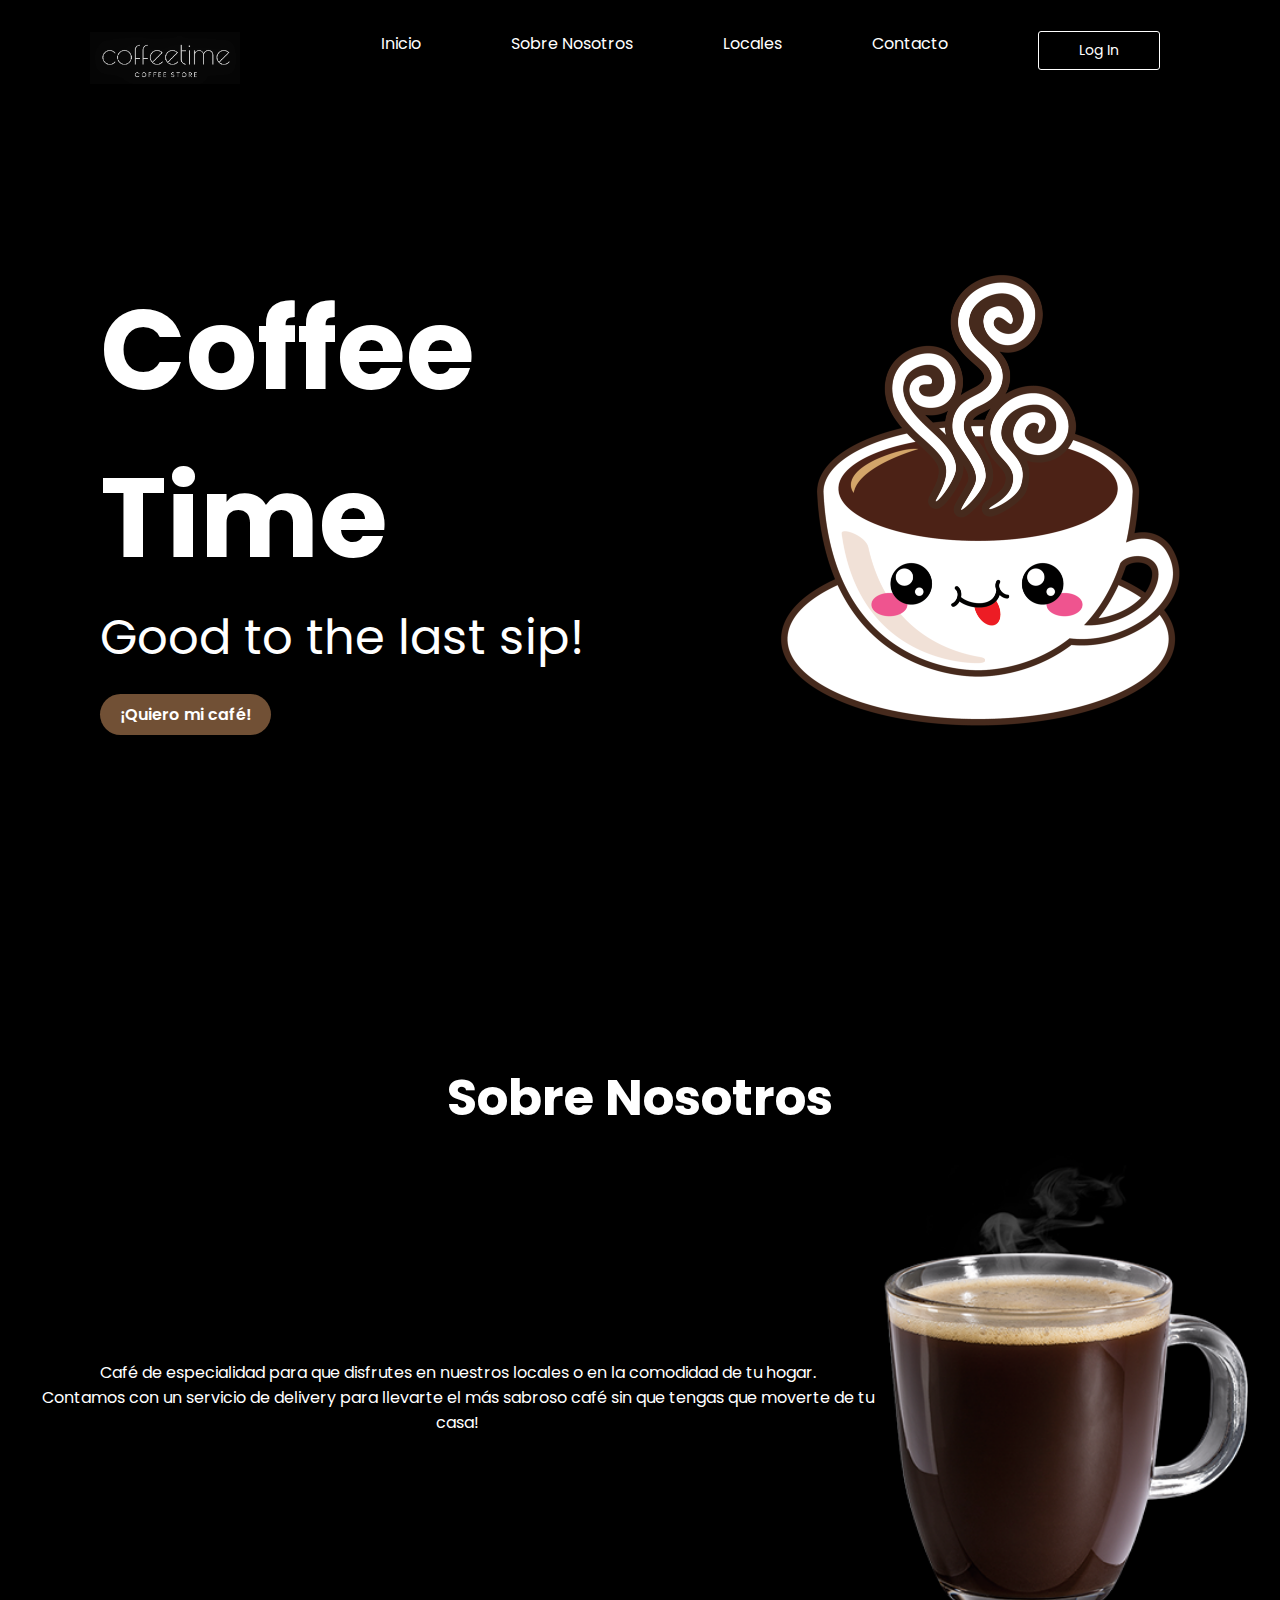
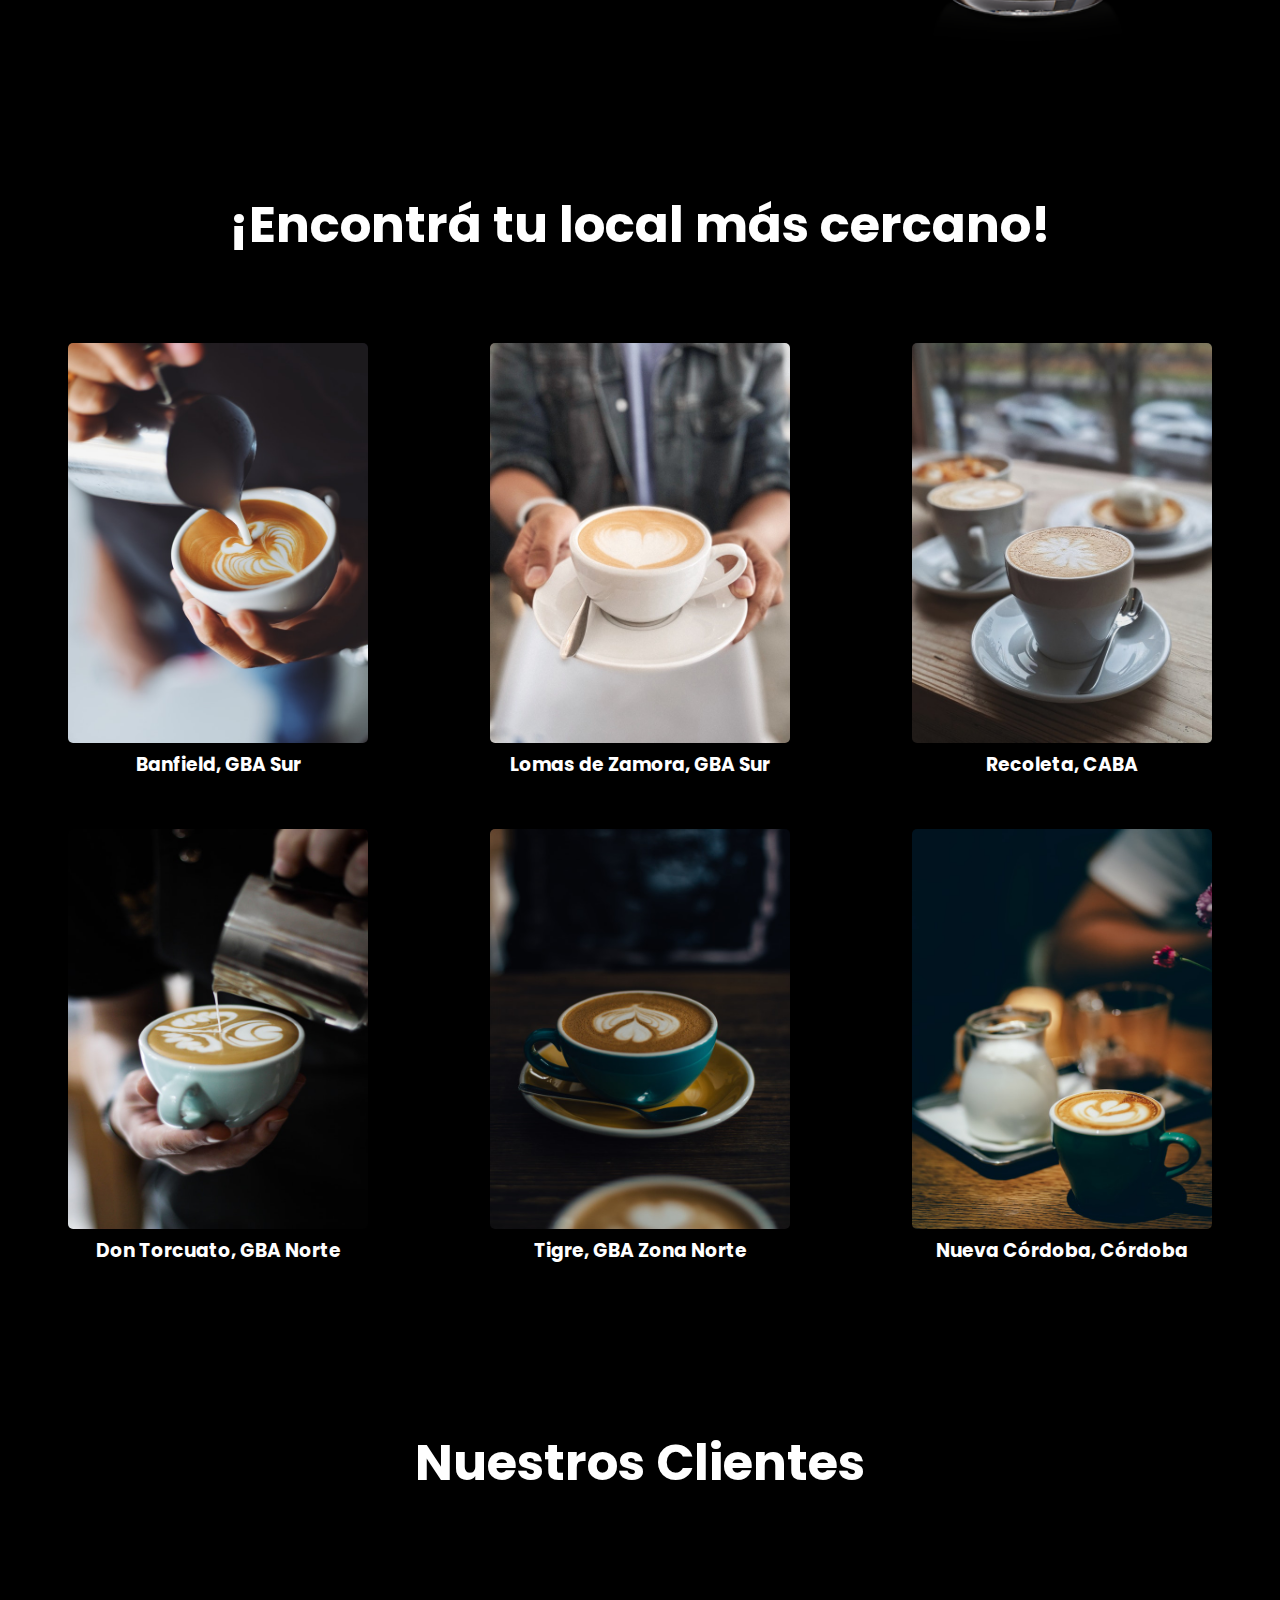
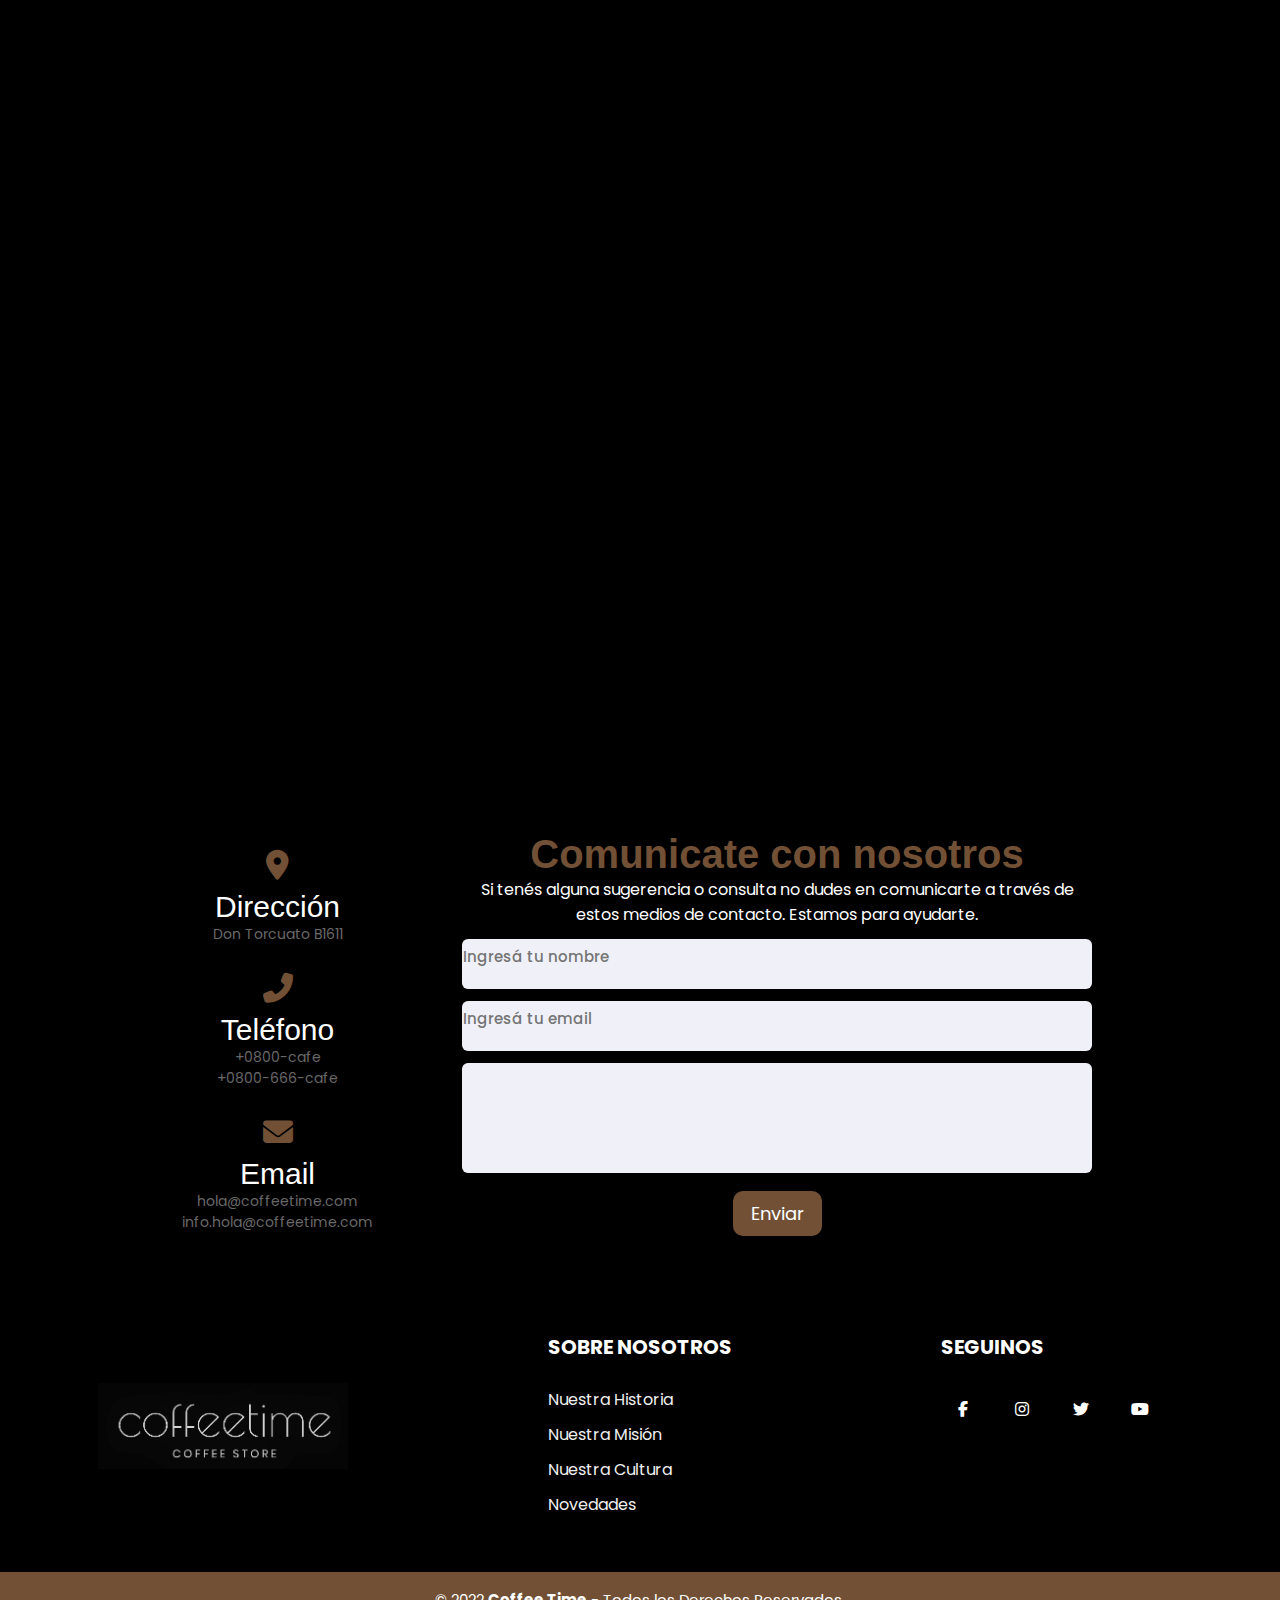
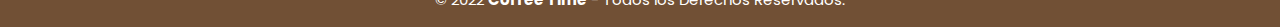
<file: index.html>
<!DOCTYPE html>
<html lang="en">

<head>
    <meta charset="UTF-8">
    <meta http-equiv="X-UA-Compatible" content="IE=edge">
    <meta name="viewport" content="width=device-width, initial-scale=1.0">
    <title>Coffee Time Website</title>
    <link rel="stylesheet" href="https://cdnjs.cloudflare.com/ajax/libs/font-awesome/6.1.1/css/all.min.css">
    <link rel="stylesheet" href="./style.css">
    <link rel="stylesheet" href="https://cdnjs.cloudflare.com/ajax/libs/animate.css/4.1.1/animate.min.css" />

<body>

    <!--Header-->

        <header>
            <nav class="navbar">
            <div class="logo-container">
                <a href="#">
                    <img src="./img/logo.PNG" alt="coffeetime-logo" class="logo" />
                </a>
            </div>
                <label for="toggle-menu"><i class="fas fa-bars"></i></label>
                <input type="checkbox" id="toggle-menu" />

                <!-- Links del navbar -->

                <ul class="navbar-list">
                    <div class="container-items">
                        <li class="item"><a href="#hero">Inicio</a></li>
                        <li class="item"><a href="#about-us">Sobre Nosotros</a></li>
                        <li class="item"><a href="#store">Locales</a></li>
                        <li class="item"><a href="#contact">Contacto</a></li>
                        <li class="item"><a href="login.html">Log In</a></li>
                    </div>

                </ul>
            </nav>
        </header> 
    <main>
    <section>
        <div class="banner">
        <div class="coffee-container">
            <h1>Coffee Time</h1>
            <p>Good to the last sip!</p>
            <a href="#store">¡Quiero mi café!</a>
        </div>
        <img src="./img/kindcoff_3991684.png">
        </div>
    </section>
        <!-- about-us -->

        <section class="section" id="about-us">
            <h2 class="about-title">Sobre Nosotros</h2>
            <div class="about-container">
                <p class="about-text"> 
                    Café de especialidad para que disfrutes en nuestros locales o en la comodidad
                    de tu hogar. <br>
                    Contamos con un servicio de delivery para llevarte el más sabroso café sin que tengas que
                    moverte de tu casa!</br></p>
                    <img src="./img/coffeeglass.png" class="about-img" />
            </div>
        </section>

        <section class="section" id="store">
            <div class="title-container">
                <h2 class="store-title">¡Encontrá tu local más cercano!</h2>
            </div>
            <div class="store-container">
                <div class="store-card">
                    <img src="./img/locales.jpg" class="store-img" />
                    <h3 class="store-location">Banfield, GBA Sur</h2>
                </div>
                <div class="store-card">
                    <img src="./img/locales1.jpg" class="store-img" />
                    <h3 class="store-location">Lomas de Zamora, GBA Sur</h2>
                </div>
                <div class="store-card">
                    <img src="./img/locales5.jpg" class="store-img" />
                    <h3 class="store-location">Recoleta, CABA</h2>
                </div>
                <div class="store-card">
                    <img src="./img/locales3.jpg" class="store-img" />
                    <h3 class="store-location">Don Torcuato, GBA Norte</h2>
                </div>
                <div class="store-card">
                    <img src="./img/locales4.jpg" class="store-img" />
                    <h3 class="store-location">Tigre, GBA Zona Norte</h2>
                </div>
                <div class="store-card">
                    <img src="./img/locales2.jpg" class="store-img" />
                    <h3 class="store-location">Nueva Córdoba, Córdoba</h2>
                </div>
            </div>
        </section>

        <!-- Clients--->

        <section>
            <div class="title-container"><h2 class="client-title">Nuestros Clientes</h2></div>
            <div class="clients-container">
                <div class="client" style="background-image:url('https://images.pexels.com/photos/186353/pexels-photo-186353.jpeg?auto=compress&cs=tinysrgb&w=1260&h=750&dpr=2')">
                    <h4>"Todo muy rico, me sorprendieron realmente."</h4>
                </div>
                <div class="client" style="background-image: url('https://images.pexels.com/photos/3783527/pexels-photo-3783527.jpeg?auto=compress&cs=tinysrgb&w=1260&h=750&dpr=2')">
                    <h4>"Amo la variedad de café que tienen."</h4>
                </div>
                <div class="client" style="background-image:url('https://images.pexels.com/photos/1251831/pexels-photo-1251831.jpeg?auto=compress&cs=tinysrgb&w=1260&h=750&dpr=2')">
                    <h4>"Locales muy tranquilos. Ideal para tomar un café mientras trabajás."</h4>
                </div>
                <div class="client" style="background-image:url('https://images.pexels.com/photos/3756039/pexels-photo-3756039.jpeg?auto=compress&cs=tinysrgb&w=1260&h=750&dpr=2')">
                    <h4>"Los productos frescos y riquísimos."</h4>
                </div>
                <div class="client" style="background-image:url('https://images.pexels.com/photos/6205498/pexels-photo-6205498.jpeg?auto=compress&cs=tinysrgb&w=1260&h=750&dpr=2')">
                    <h4>"La atención como siempre muy buena. El café excelente. La ambientación muy cálida."</h4>
                </div>
            </div>
        </section>

        <!--Contacto-->

        <section class="contact" id="contact">
            <div class="contact-container">
                <div class="content">
                    <div class="left-side">
                        <div class="adress details">
                            <i class ="fas fa-map-marker-alt"></i>
                            <div class="topic">Dirección</div>
                            <div class="text-one">Don Torcuato B1611</div>
                        </div>
                        <div class="phone details">
                            <i class ="fas fa-phone-alt"></i>
                            <div class="topic">Teléfono</div>
                            <div class="text-one">+0800-cafe</div>
                            <div class="text-two">+0800-666-cafe</div>
                        </div>
                        <div class="email details">
                            <i class ="fas fa-envelope"></i>
                            <div class="topic">Email</div>
                            <div class="text-one">hola@coffeetime.com</div>
                            <div class="text-two">info.hola@coffeetime.com</div>
                        </div>
                    </div>
                    <div class="right-side">
                         <div class="topic-text">Comunicate con nosotros</div>
                        <p>Si tenés alguna sugerencia o consulta no dudes en comunicarte a través de estos medios de contacto. Estamos para ayudarte.</p>
                    <form action="#">
                        <div class="input-box">
                            <input type="text" placeholder="Ingresá tu nombre">
                        </div>
                        <div class="input-box">
                            <input type="text" placeholder="Ingresá tu email">
                        </div>
                        <div class="input-box message-box">
                            <textarea></textarea>
                        </div>
                        <div class="button">
                            <input type="button" value="Enviar">
                        </div>
                    </form>
                </div>
                </div>
            </div>
        </section>
    </main>

    <!--Footer-->
    <footer class="pie-pagina">
        <div class="pie-1">
            <div class="box">
                <figure>
                    <a href="#">
                        <img src="img/logo.PNG" alt="Logo de Coffee Time">
                    </a>
                </figure>
            </div>
            <div class="box">
                <h2>SOBRE NOSOTROS</h2>
                <p>Nuestra Historia</p>
                <p>Nuestra Misión</p>
                <p>Nuestra Cultura</p>
                <p>Novedades</p>
            </div>
            <div class="box">
                <h2>SEGUINOS</h2>
                <div class="red-social">
                    <a href="#" class="fa-brands fa-facebook-f"></a>
                    <a href="#" class="fa-brands fa-instagram"></a>
                    <a href="#" class="fa-brands fa-twitter"></a>
                    <a href="#"  class="fa-brands fa-youtube"></a>
                </div>
            </div>
        </div>
        <div class="pie-2">
            <small>&copy; 2022 <b>Coffee Time</b> - Todos los Derechos Reservados.</small>
        </div>
    </footer>

    <script src="script.js"></script>
</body>


</html>
</file>
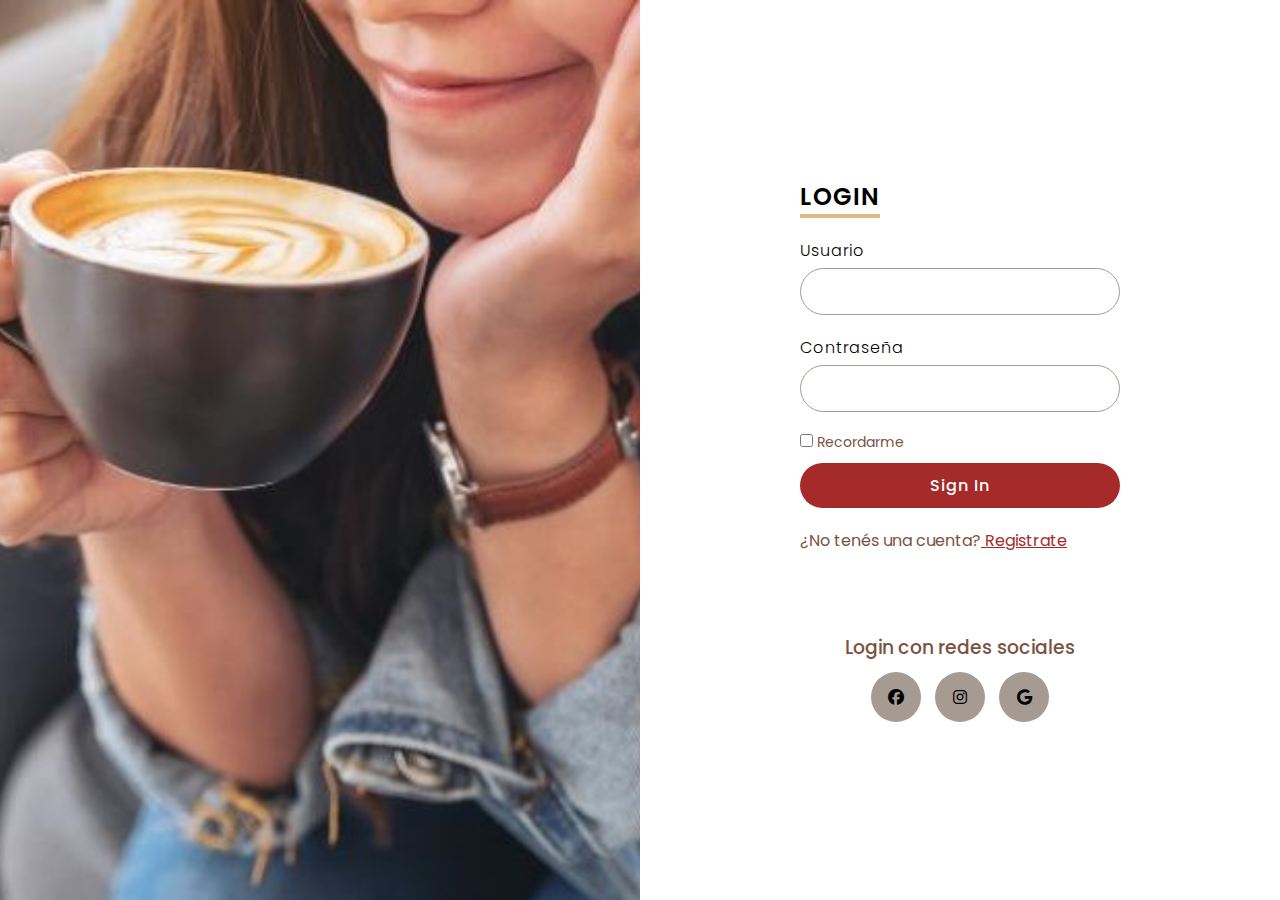
<file: login.html>
<!DOCTYPE html>
<html lang="en">

<head>
    <meta charset="UTF-8">
    <meta http-equiv="X-UA-Compatible" content="IE=edge">
    <meta name="viewport" content="width=device-width, initial-scale=1.0">
    <link rel="stylesheet" href="login.css">
    <link rel="stylesheet" href="https://cdnjs.cloudflare.com/ajax/libs/font-awesome/6.1.1/css/all.min.css">
    <title>Coffee Time Login</title>
</head>

<body>
    <section>
        <div class="img-box">
            <img src="./img/login3.jpg" class="img-login">
        </div>
        <div class="content-box">
            <div class="form-box">
                <h2 class="form-title">Login</h2>
                <form>
                    <div class="input-box">
                        <span>Usuario</span>
                        <input type="text" name="">
                    </div>
                    <div class="input-box">
                        <span>Contraseña</span>
                        <input type="password" name="">
                    </div>
                    <div class="remember">
                        <label><input type="checkbox" name=""> Recordarme</label>
                    </div>
                    <div class="input-box">
                        <input type="submit" value="Sign In" name="">
                    </div>
                    <div class="input-box">
                        <p>¿No tenés una cuenta?<a href="register.html"> Registrate</a></p>
                    </div>
                </form>
                <h3>Login con redes sociales</h3>
                <ul class="media">
                    <li><i class="fa-brands fa-facebook"></i></li>
                    <li> <i class="fa-brands fa-instagram"></i></li>
                    <li><i class="fa-brands fa-google"></i></li>

                </ul>
            </div>
        </div>
    </section>
</body>

</html>
</file>
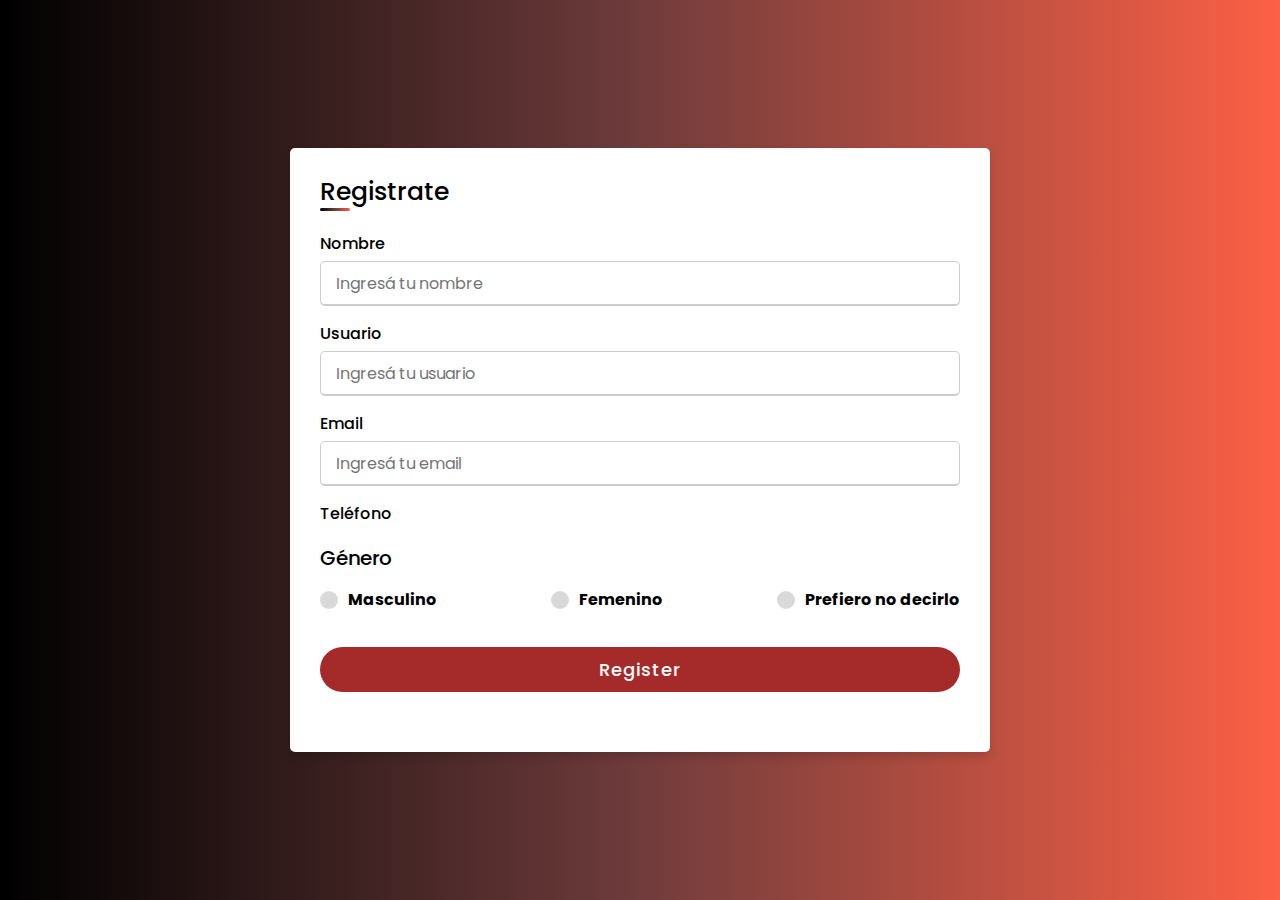
<file: register.html>
<!DOCTYPE html>
<html lang="en">

<head>
    <meta charset="UTF-8">
    <meta http-equiv="X-UA-Compatible" content="IE=edge">
    <meta name="viewport" content="width=device-width, initial-scale=1.0">
    <title>CoffeeTime Register Form </title>
    <link rel="stylesheet" href="register.css">
</head>

<body>
    <div class="container">
        <div class="title">Registrate</div>
        <div class="content">
            <form action="#">
                <div class="user-details">
                    <div class="input-box">
                        <span class="details">Nombre</span>
                        <input type="text" placeholder="Ingresá tu nombre" required>
                    </div>
                    <div class="input-box">
                        <span class="details">Usuario</span>
                        <input type="text" placeholder="Ingresá tu usuario" required>
                    </div>
                    <div class="input-box">
                        <span class="details">Email</span>
                        <input type="text" placeholder="Ingresá tu email" required>
                    </div>
                    <div class="input-box">
                        <span class="details">Teléfono</span>
                        <input type="text" placeholder="Ingresá tu teléfono" required>
                    </div>
                    <div class="input-box">
                        <span class="details">Contraseña</span>
                        <input type="text" placeholder="Ingresá tu contraseña" required>
                    </div>
                    <div class="input-box">
                        <span class="details">Confirma tu contraseña</span>
                        <input type="text" placeholder="Confirma tu contraseña" required>
                    </div>
                </div>
                <div class="gender-details">
                    <input type="radio" name="gender" id="dot-1">
                    <input type="radio" name="gender" id="dot-2">
                    <input type="radio" name="gender" id="dot-3">
                    <span class="gender-title">Género</span>
                    <div class="category">
                        <label for="dot-1">
                            <span class="dot one"></span>
                            <span class="gender">Masculino</span>
                        </label>
                        <label for="dot-2">
                            <span class="dot two"></span>
                            <span class="gender">Femenino</span>
                        </label>
                        <label for="dot-3">
                            <span class="dot three"></span>
                            <span class="gender">Prefiero no decirlo</span>
                        </label>
                    </div>
                </div>
                <div class="button">
                    <input type="submit" value="Register">
</body>

</html>
</file>
<file: style.css>
@import url('https://fonts.googleapis.com/css2?family=Nanum+Gothic&family=Poppins:wght@100&display=swap');

* {
   margin: 0 auto;
   padding: 0 auto;
   box-sizing: border-box;
   font-family: 'Poppins';
   text-decoration: none;
   list-style: none;
   /*color: white;*/
}

html {
   scroll-behavior: smooth;
   scroll-padding-top: 100px;
}


body {
   width: 100vw;
   color: var(--black);
   overflow-x: hidden;
}

:root {
   --black: #000000;
   --white: #FFFFFF;
   --coffee: #715035;
}

.section-title {
   margin: 0 auto;
   padding: 0 auto;
   font-weight: bold;
   font-size: 32px;
}

.content {
   width: 100%;
   display: flex;
   justify-content: space-between;
   align-items: center;
   text-align: center;
   margin: 0 auto;
   padding: 0 auto;
   color: white;
}

.banner {
   color: var(--white);
   background-color: var(--black);
   padding: 200px 100px 100px;
   min-height: 100vh;
   display: flex;
   justify-content: space-between;
   align-items: center;

}

.banner .coffee-container {
   max-width: 700px;
}

.banner img {
   max-width: 400px;
   margin-left: 50px;
}

.banner .coffee-container h1 {
   font-size: 7em;
}

.banner .coffee-container p {
  font-size: 3em;
}

.banner .coffee-container a {
   display: inline-block;
   background: var(--coffee);
   padding: 8px 20px;
   text-decoration: none;
   font-weight: 600;
   margin-top: 20px;
   border-radius: 50px;
}

header {
   margin: 0 auto;
   width: 100%;
   height: 50vh;
   padding: 0px 80px 0px 50px;
   position: fixed;
   top: 0;
   left: 0;
   right: 0;
   transition: all .3s ease-in-out;
}

nav {
   background-color: var(--black);
   margin: 0 auto;
   max-width: 100vw;
   height: 100px;
   display: flex;
   justify-content: space-between;
   align-items: center;
   padding: 0px 80px 0px 50px;
   position: fixed;
   top: 0;
   left: 0;
   right: 0;
   transition: all .3s ease-in-out;
}

.navbar-list {
   gap: 50px;
}

.navbar i {
   font-size: 40px;
   color: white;
   cursor: pointer;
   display: none;
}

.navbar-list li:last-child>a {
   border: 1px solid white;
   font-size: 14px;
   padding: 8px 40px;
   border-radius: 3px;
   transition: all 0.3s linear;
}

.navbar-list li:last-child>a:hover {
   background-color: var(--coffee);
   color: var(--black);
   transition: all 0.3s linear;
   font-weight: 700;
}

#toggle-menu {
   display: none;
}


.menu {
   flex-wrap: nowrap;
   justify-content: space-around;

}

.container-items {
   display: flex;
   justify-content: flex-end;
   gap: 50px;

}

.item {
   display: flex;
   padding: 20px;
   color: white;
}

.logo-container {
   height: 100%;
   display: flex;
   align-items: center;
}

.logo {
   width: 150px;
   margin-left: 20px;
   vertical-align: middle;
   float: left;
   padding-top: 1rem;
   list-style: none;
}

a {
   text-decoration: none;
   color: white;
}

a:hover {
   color: var(--coffee);
   transition: all 0.4s linear;
   cursor: pointer;

}


main {
   background-color: #000000;
}


.section {
   margin: 0 auto;
   width: 95%;
   max-width: 1300px;
   color: white;
}

.section-title {
   font-size: 100px;
   font-weight: bolder;
   text-align: center;
   padding-top: 8rem;
}

.section-container {
   gap: 20px;
   padding-top: 3rem;
   background-color: var(--black);
   margin: 0 auto;
}


/* About US */

#about-us {
   padding-top: 10rem;
   padding-bottom: 8rem;
}

.about-container {
   display: flex;
   flex-direction: row;
}

.about-title {
   margin: 0 auto;
   font-size: 50px;
   text-align: center;
   font-weight: bold;
} 

.about-img {
   width: 30%;
   height: 90%;
}

.about-text {
   width: 70%;
   text-align: center;
   padding: auto;
   margin: auto;
}

/* Locales */

.store-container {
   display: flex;
   flex-direction: row;
   flex-wrap: wrap;
   gap: 50px;
   padding-top: 5rem;
}

.store-card {
   text-align: center;
   margin: 0 auto;
   padding: 0 auto;

}

.store-img {
   width: 300px;
   height: 400px;
   margin: 0 auto;
   border-radius: 5px;
}

.store-location {
   text-align: center;
   margin: 0 auto;
   padding: 0 auto;
}

.title-container {
  align-items: center;
  display: flex;
  justify-content: center;
}

.store-title {
   font-size: 50px;
}

/* Clientes */

.clients-container {
   display: flex;
   align-items: center;
   justify-content: center;
   width: 95vw;
   margin: 0;
   padding-top: 5rem;
   padding-bottom: 5rem;
   padding-left: 3rem;

}

.client-title {
   padding-top: 10rem;
   font-size: 50px;
   color: var(--white);
}

.client {
   background-size: cover;
   background-position: center;
   background-repeat: no-repeat;
   height: 80vh;
   border-radius: 50px;
   cursor: pointer;
   flex: 1;
   margin: 10px;
   transition: flex 0.7s ease-in;
}

.client h4 {
   color: var(--white);
   font-weight: 700;
  font-size: 18px;
  bottom: 20px;
  left: 20px;
  margin: 0;
  opacity: 0;
  position: static;
  background: black;
  color: white;
}

.client.active {
   flex: 5;
 }
 
 .client.active h4 {
   opacity: 1;
   transition: opacity 0.3s ease-in 0.4s;
 }

/* Contacto */ 
.contact-title {
   color: var(--white);
   padding-top: 2rem;
   font-size: 50px;
}



.contact-container {
   width: 80%;
   display: flex;
   padding: 20px 60px 40px 40px;
   
}

.contact-container .content {
   display: flex;
   justify-content: space-between;
}

.contact-container .content .left-side {
   width: 25%;
   height: 100%;
   margin-top: 15px;
   display: flex;
   flex-direction: column;
   align-items: center;
   justify-content: center;
}


.contact-container .content .left-side .details {
   margin: 14px;
   text-align: center;

}

.contact-container .content .left-side .details .text-one,
.contact-container .content .left-side .details .text-two {
   font-size: 14px;
   color: dimgrey;

}

.contact-container .content .left-side .details i {
   font-size: 30px;
   color: var(--coffee);
   margin-bottom: 10px;
}

.contact-container .content .left-side .details .topic {
   font-size: 30px;
   font-weight: 500;
   font-family: 'Monserrat', sans-serif;
}

.contact-container .content .right-side {
   width: 75%;
   margin-left: 75px;
}

.content .right-side .topic-text {
   font-family: 'Monserrat', sans-serif;
   font-size: 40px;
   font-weight: 600;
   color: var(--coffee);
}

.right-side .input-box {
   height: 50px;
   width: 100%;
   margin: 12px 0;
   
}

.right-side .input-box input,
.right-side .input-box textarea {
   height: 100%;
   width: 100%;
   border: none;
   font-size: 15px;
   font-weight: 500;
   background: #F0F1F8;
   border-radius: 6px;
   padding: 0 1px 15px;
   resize: none;
}

.right-side .message-box {
   min-height: 110px;
   margin-top: 6px;
}

.right-side .button {
  margin-top: 6px;
  display: inline-block;
}

.right-side .button input[type="button"] {
   color: #FFFFFF;
   font-size: 18px;
   background: var(--coffee);
   outline: none;
   border: none;
   border-radius: 10px;
   padding: 9px 18px;
   cursor: pointer;
   transition: all 0.3s ease;

}

/* Footer */

.pie-pagina{
   width: 100%;
   background-color: var(--black);
}
.pie-pagina .pie-1{
   width: 100%;
   max-width: 1200px;
   margin: auto;
   display:grid;
   grid-template-columns: repeat(3, 1fr);
   grid-gap:50px;
   padding: 45px 0px;
}
.pie-pagina .pie-1 .box figure{
   width: 100%;
   height: 100%;
   display: flex;
   justify-content: center;
   align-items: center;
}
.pie-pagina .pie-1 .box figure img{
   width: 250px;
}
.pie-pagina .pie-1 .box h2{
   color: #fff;
   margin-bottom: 25px;
   font-size: 20px;
}
.pie-pagina .pie-1 .box p{
   color: #efefef;
   margin-bottom: 10px;
}
.pie-pagina .pie-1 .red-social a{
   display: inline-block;
   text-decoration: none;
   width: 45px;
   height: 45px;
   line-height: 45px;
   color: #fff;
   margin-right: 10px;
   background-color: var(--black);
   text-align: center;
   transition: all 300ms ease;
}
.pie-pagina .pie-1 .red-social a:hover{
   color: var(--coffee);
}
.pie-pagina .pie-2{
   background-color: var(--coffee);
   padding: 15px 10px;
   text-align: center;
   color: #fff;
}
.pie-pagina .pie-2 small{
   font-size: 15px;
}

.social {
   gap: 3rem;
}

/* Media Queries */

@media (max-width:991px){

   .banner {
      padding: 150px 20px 50px;
      flex-direction: column-reverse;
   }

   .banner img {
      margin-left: 0;
      max-width: 80%;
   }
}

@media screen and (max-width:800px){
   .pie-pagina .grupo-1{
       width: 30%;
       grid-template-columns: repeat(1, 1fr);
       grid-gap:30px;
       padding: 35px 0px;
      
      
   }
}


@media (max-width: 768px) {

   body {
      width: 100vw;
   }

   .header {
      padding: 0px 50px 0px 10px;
    }
    .navbar i {
      display: block;
      cursor: pointer;
    }
    .navbar-list .container-items {
      position: fixed;
      top: 80px;
      bottom: 0;
      width: 100%;
      left: 0;
      background-color: var(--black);
      display: flex;
      justify-content: space-evenly;
      flex-direction: column;
      clip-path: circle(0 at center);
      transition: 1s ease-in-out;

    }
  
    #toggle-menu:checked + .navbar-list .container-items{
      clip-path: circle(100% at center);

    }

   .description-container {
      justify-content: center;
      align-items: center;
    }
    .text-container {
      display: flex;
      flex-direction: column;
      justify-content: center;
      align-items: center;
      text-align: center;
    }

   #about-us {
      flex-direction: column;
      gap: 20px;
    }

    /* Locales */

    #store {
      flex-direction: column;
      gap: max(120px, 10%);
    }
    
    .title-container {
      display: flex;
      justify-content: space-around;
      gap: 25%;
      width: 100%;
    }
    
    .store-container {
      display: flex;
      align-items: center;
      justify-content: center;
      flex-wrap: wrap;
      width: 75%;
      gap: 90px;
    }
    
    .store-card {
      display: flex;
      align-items: center;
      justify-content: center;
      flex-direction: column;
      background-color: var(--grey);
      text-align: center;
      width: 250px;
      height: 160px;
      padding-top: 50px;
    }
    
    .store-img {
      width: 100px;
      height: 100px;
      border-radius: 50%;
      display: flex;
      align-items: center;
      justify-content: center;
      font-size: 70px;
      font-weight: 300;
      top: -50px;
      background-size: cover;
    }

    .clients-container {
      width: 100vw;
      display: flex;
      text-align: center;
      align-items: center;
      justify-content: center;
      flex-wrap: wrap;
    }

    .client-title {
      width: 60vw;
      height: auto;
      display: flex;
      text-align: center;
      justify-content: center;
      align-items: center;
    }

    .store-title {
      width: 60vw;
      height: auto;
      display: flex;
      text-align: center;
      justify-content: center;
      align-items: center;
    }
    
}

@media (max-width: 368px) {

   header {
      position: fixed;
      top: 0;
      left: 0;
      right: 0;
   }
   .banner img {
      max-width: 30px;
   }

   .coffee-container {
      display: flex;
      align-items: center;
      justify-content: center;
      flex-wrap: wrap;
   }

   .clients-container {
     margin: 40px;
     height: 100%;
     display: flex;
     flex-direction: column;
     align-items: center;
     justify-content: center;
   }

   .clients-container.content {
      display: flex;
      flex-wrap: wrap;
   }

   .clients-container.content.left-side {
      width: 100%;
      margin-top: 40px;
   }

   .client {
      display: flex;
      flex-direction: column;
      align-items: center;
      justify-content: center;
   }
    
   .client-title {
      display: flex;
      flex-direction: column;
      align-items: center;
      justify-content: center;
   }

   footer {
      display: flex;
      flex-direction: column;
      justify-content: center;
      align-items: center;
   }
  
 }
</file>
<file: login.css>
@import url('https://fonts.googleapis.com/css2?family=Nanum+Gothic&family=Poppins:wght@100&display=swap');

* {
   margin: 0;
   padding: 0;
   box-sizing: border-box;
   font-family: 'Poppins';
}

section {
    position: relative;
    width: 100%;
    height: 100vh;
    display: flex;
}

section .img-box {
    position: relative;
    width: 50%;
    height: 100%;
}

.img-login {
    position: absolute;
    top: 0;
    left: 0;
    width: 100%;
    height: 100%;
    object-fit: cover;
}

.content-box {
    display: flex;
    justify-content: center;
    align-items: center;
    width: 50%;
    height: 100%;
}

.form-box {
    width: 50%;
}

.form-title {
    color: black;
    font-weight: 600;
    font-size: 1.5em;
    text-transform: uppercase;
    margin-bottom: 20px;
    border-bottom: 4px solid burlywood;
    display: inline-block;
    letter-spacing: 1px;
}

.input-box {
    margin-bottom: 20px;
}

.input-box span {
    font-size: 16px;
    margin-bottom: 5px;
    display: inline-block;
    color: black;
    font-weight: 300;
    font-size: 16px;
    letter-spacing: 1px;
}

section .content-box .form-box .input-box input {
    width: 100%;
    padding: 10px 20px;
    outline: none;
    font-weight: 400;
    border: 1px solid #A69B92;
    font-size: 16px;
    letter-spacing: 1px;
    color: black;
    background: transparent;
    border-radius: 30px;
}

section .content-box .form-box .input-box input[type="submit"] {
    background-color:brown;
    color: #fff;
    outline: none;
    border: none;
    font-weight: 500;
    cursor: pointer;
}

section .content-box .form-box .input-box input[type="submit"]:hover {
    background: #442213;
}


section .content-box .form-box .remember {
    color: #795342;
    margin-bottom: 10px;
    font-weight: 400;
    font-size: 14px;
}

section .content-box .form-box .input-box p {
    color: #795342;
}

section .content-box .form-box .input-box p a {
    color: brown;
}


section .content-box .form-box h3 {
    color: #795342;
    text-align: center;
    margin: 80px 0 10px;
    font-weight: 500;
}

section .content-box .form-box .media {
    display: flex;
    justify-content: center;
    align-items: center;
}

section .content-box .form-box .media li {
    list-style: none;
    width: 50px;
    height: 50px;
    display: flex;
    justify-content: center;
    align-items: center;
    background-color: #A69B92;
    border-radius: 50%;
    margin: 0 7px;
    cursor: pointer;
}

section .content-box .form-box .media li:hover {
    background: burlywood;
}

section .content-box .form-box .media img {
    transform: scale(0.5);
    filter: invert(1);
}

@media (max-width:768px) {
    section .img-box {
        position: absolute;
        width: 100%;
        height: 100%;
        top: 0;
        left: 0;
    }

    .content-box {
        display: flex;
        justify-content: center;
        align-items: center;
        width: 100%;
        height: 100%;
        z-index: 1;
    }

    .form-box {
        background-color: rgba(255, 255, 255, 0.7);
        width: 100%;
        padding: 40px;
        margin: 50px;

     }
    
}
</file>
<file: register.css>
@import url('https://fonts.googleapis.com/css2?family=Nanum+Gothic&family=Poppins:wght@100&display=swap');

* {
    margin: 0;
    padding: 0;
    box-sizing: border-box;
    font-family: 'Poppins', sans-serif;
}

body {
    height: 100vh;
    display: flex;
    justify-content: center;
    align-items: center;
    padding: 10px;
    background-color: brown;
    background-image: linear-gradient(90deg, rgba(180, 58, 71, 1) 0%, rgba(0, 0, 0, 1) 0%, rgba(112, 60, 60, 1) 50%, rgba(252, 96, 69, 1) 100%);

}

.container {
    max-width: 700px;
    width: 100%;
    background-color: #fff;
    padding: 25px 30px;
    border-radius: 5px;
    box-shadow: 0 5px 10px rgba(0, 0, 0, 0.15);
    color: black;
    font-weight: bold;
}

.container .title {
    font-size: 25px;
    font-weight: 500;
    position: relative;
}

.container .title::before {
    content: "";
    position: absolute;
    left: 0;
    bottom: 0;
    height: 3px;
    width: 30px;
    border-radius: 5px;
    background-image: linear-gradient(90deg, rgba(180, 58, 71, 1) 0%, rgba(0, 0, 0, 1) 0%, rgba(112, 60, 60, 1) 50%, rgba(252, 96, 69, 1) 100%);
}

.content form .user-details {
    display: flex;
    flex-wrap: wrap;
    justify-content: space-between;
    margin: 20px 0 12px 0;
}

form .user-details .input-box {
    margin-bottom: 15px;
    width: calc(100% / 2 - 20px);
}

form .input-box span.details {
    display: block;
    font-weight: 500;
    margin-bottom: 5px;
}

.user-details .input-box input {
    height: 45px;
    width: 100%;
    outline: none;
    font-size: 16px;
    border-radius: 5px;
    padding-left: 15px;
    border: 1px solid #ccc;
    border-bottom-width: 2px;
    transition: all 0.3s ease;
}

.user-details .input-box input:focus,
.user-details .input-box input:valid {
    border-color: #FBAB7E;
}

form .gender-details .gender-title {
    font-size: 20px;
    font-weight: 500;
}

form .category {
    display: flex;
    width: 80%;
    margin: 14px 0;
    justify-content: space-between;
}

form .category label {
    display: flex;
    align-items: center;
    cursor: pointer;
}

form .category label .dot {
    height: 18px;
    width: 18px;
    border-radius: 50%;
    margin-right: 10px;
    background: #d9d9d9;
    border: 5px solid transparent;
    transition: all 0.3s ease;
}

#dot-1:checked~.category label .one,
#dot-2:checked~.category label .two,
#dot-3:checked~.category label .three {
    background: #9b59b6;
    border-color: #d9d9d9;
}

form input[type="radio"] {
    display: none;
}

form .button {
    height: 45px;
    margin: 35px 0;
    cursor: pointer;
}

form .button input {
    height: 100%;
    width: 100%;
    border-radius: 40px;
    border: none;
    color: #fff;
    font-size: 18px;
    font-weight: 500;
    letter-spacing: 1px;
    cursor: pointer;
    transition: all 0.3s ease;
    background-color: brown;
    background: -webkit-linear-gradient(to right, #e74c3c, #000000);  /* Chrome 10-25, Safari 5.1-6 */
   
    
}

form .button input:hover {
    /* transform: scale(0.99); */
    background-color: brown;
    background: -webkit-linear-gradient(to right, #e74c3c, #000000);  /* Chrome 10-25, Safari 5.1-6 */
   
    

}

@media(max-width: 584px) {
    .container {
        max-width: 100%;
    }
}

    form .user-details .input-box {
        margin-bottom: 15px;
        width: 100%;
    }

    form .category {
        width: 100%;
    }

    .content form .user-details {
        max-height: 300px;
        overflow-y: scroll;
    }

    .user-details::-webkit-scrollbar {
        width: 5px;
    }


    @media(max-width: 459px){
        .container .content .category{
          flex-direction: column;
        }
      }
</file>
